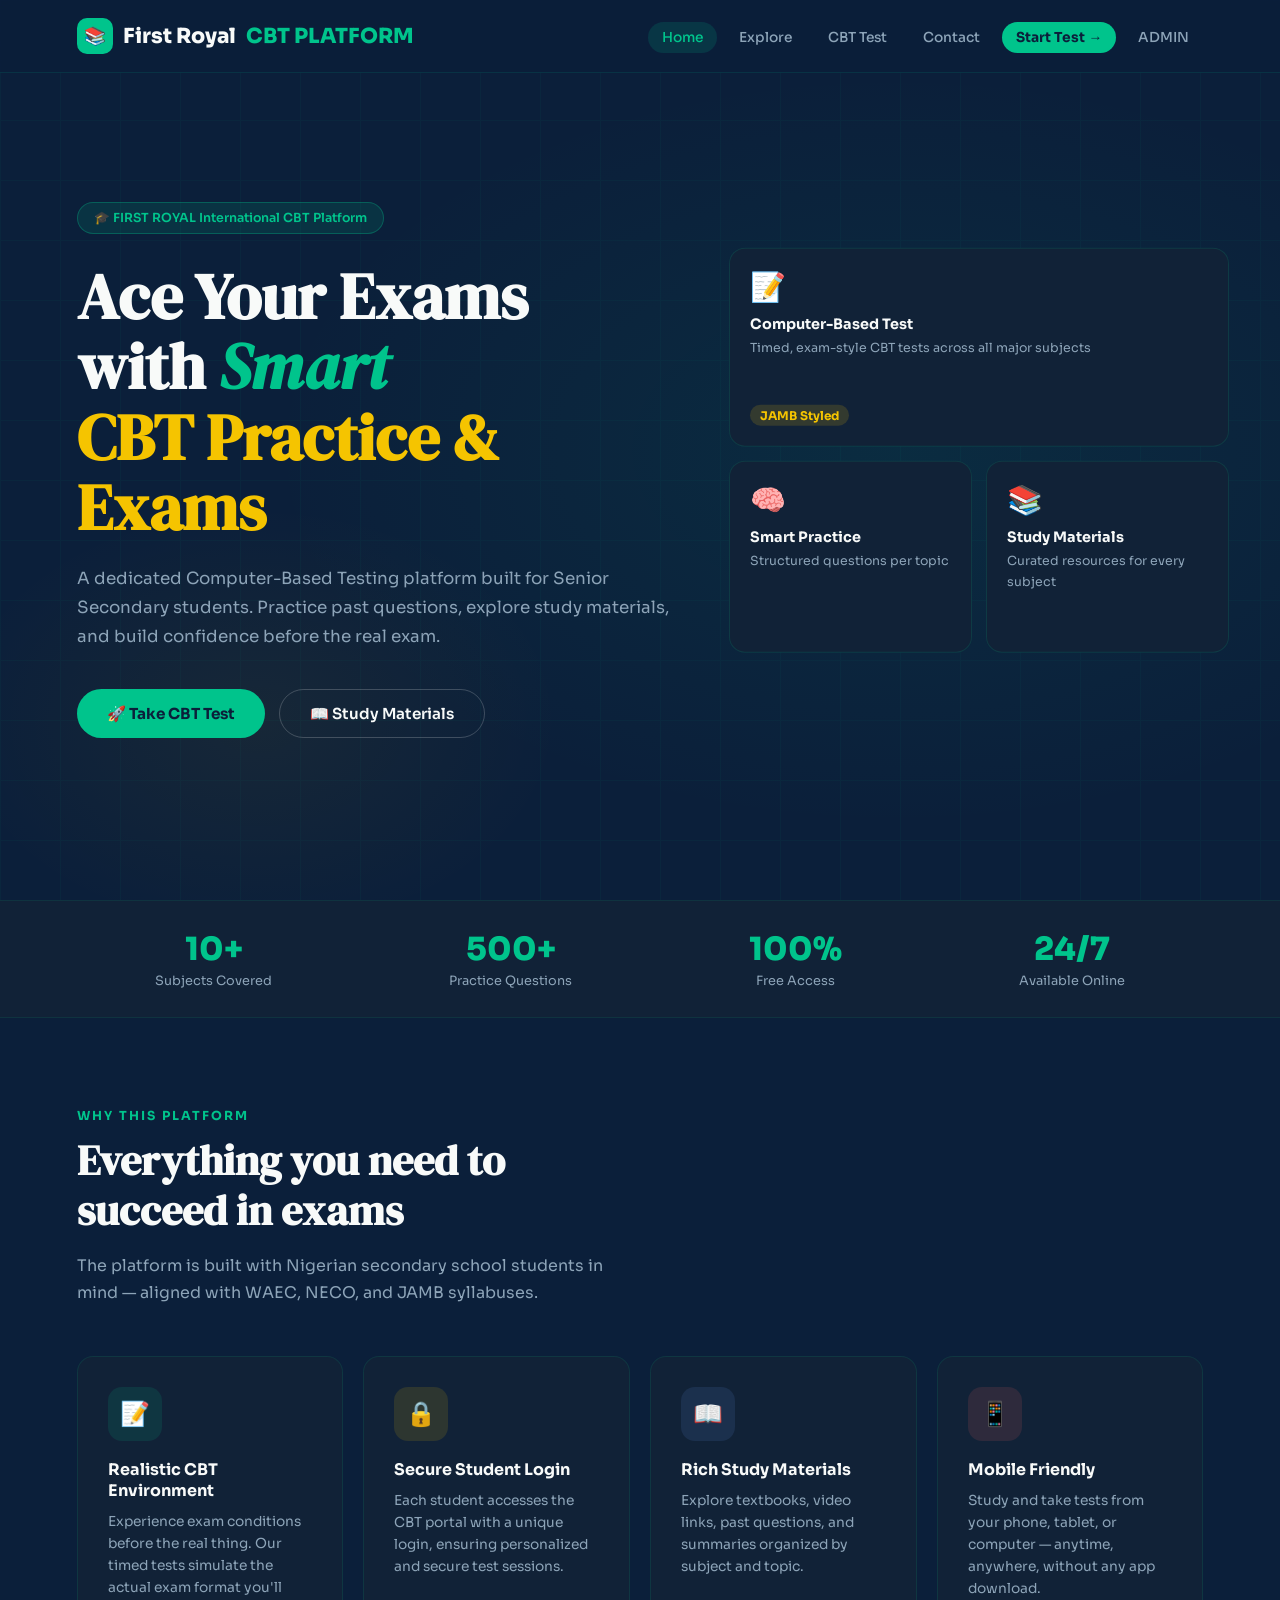
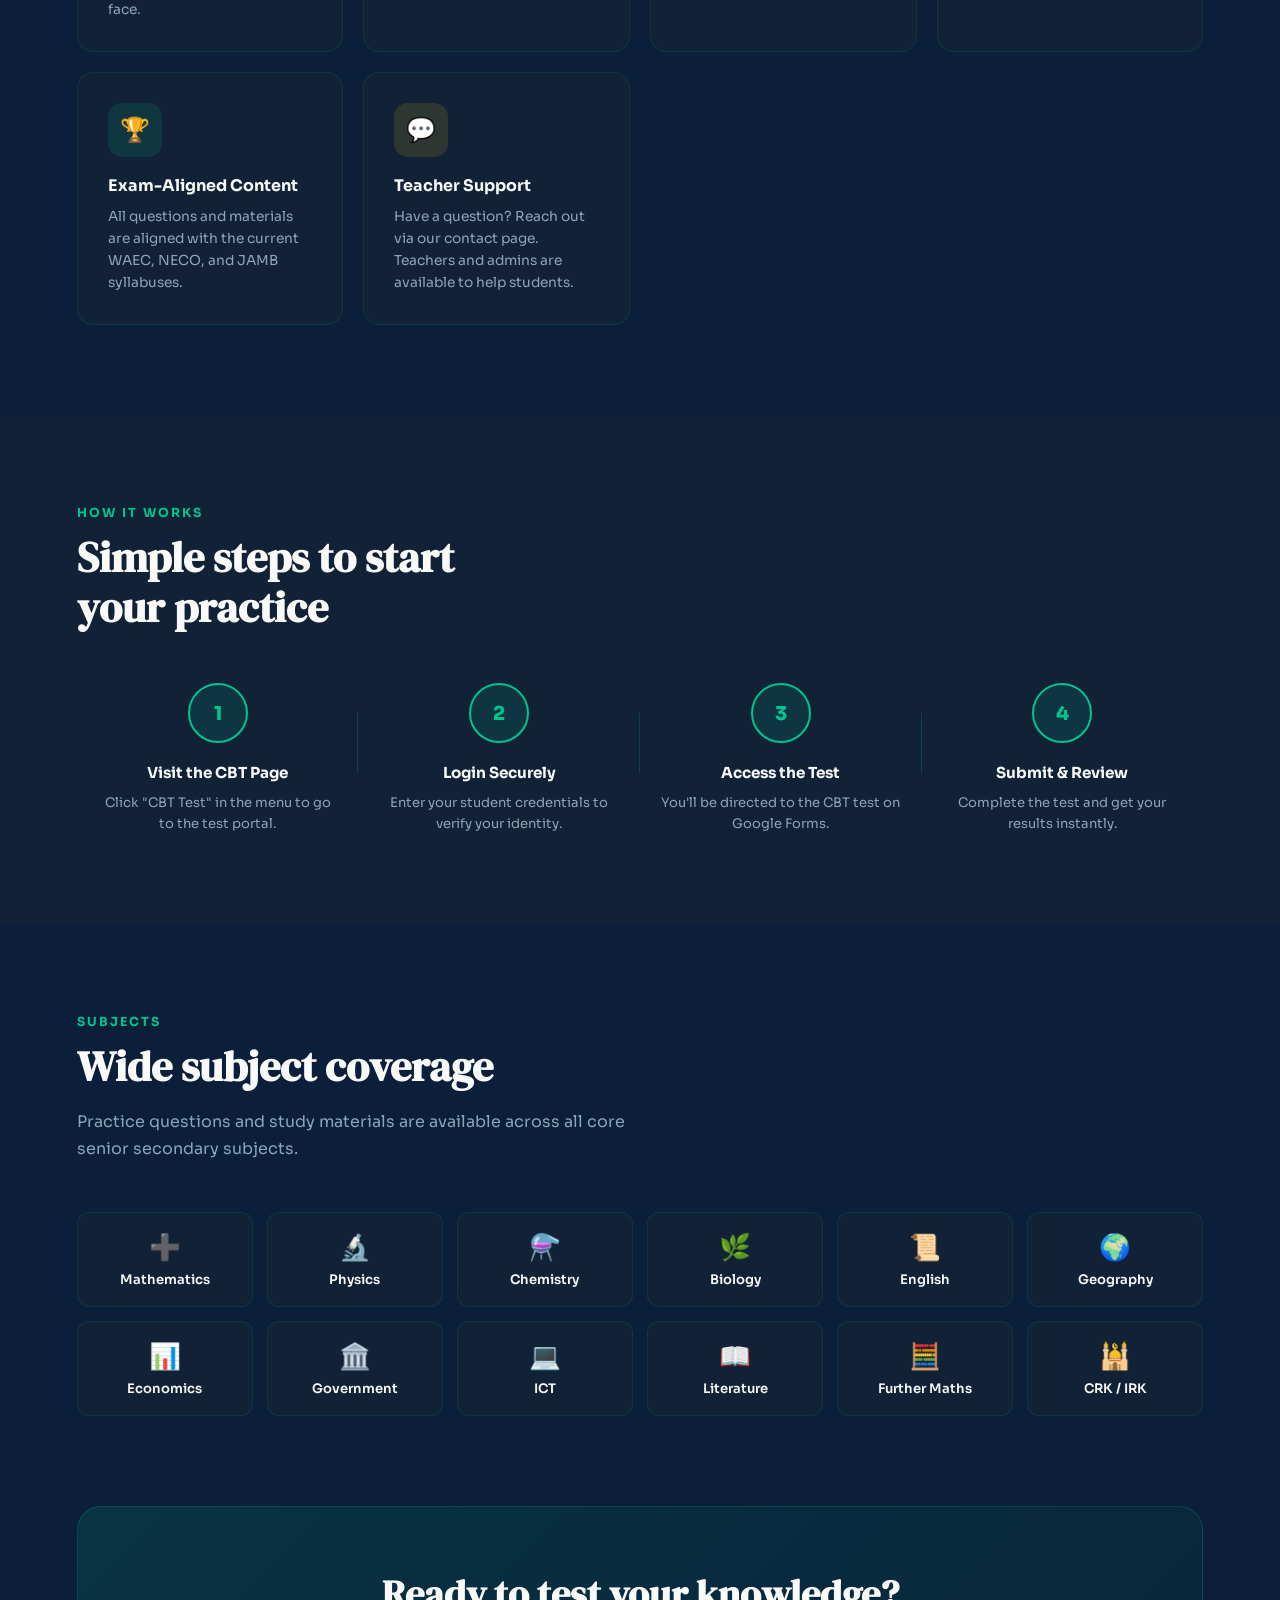
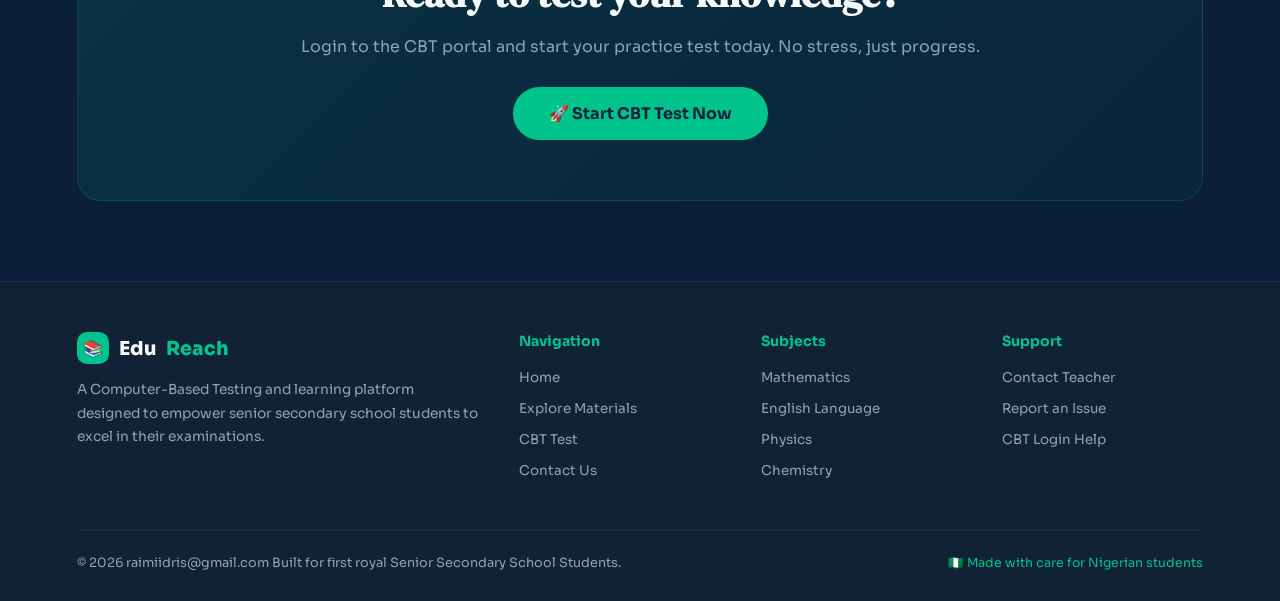
<file: index.html>
<!DOCTYPE html>
<html lang="en">
<head>
  <meta charset="UTF-8" />
  <meta name="viewport" content="width=device-width, initial-scale=1.0"/>
  <title>First Royal International School CBT Platform</title>
  <link href="https://fonts.googleapis.com/css2?family=Sora:wght@300;400;600;700;800&family=DM+Serif+Display:ital@0;1&display=swap" rel="stylesheet"/>
  <link rel="stylesheet" href="css/base.css"/>
  <link rel="stylesheet" href="css/index.css"/>
</head>
<body>

<nav>
  <a href="index.html" class="logo">
    <div class="logo-icon">📚</div>
    First Royal<span>CBT PLATFORM</span>
  </a>
  <ul id="navLinks">
    <li><a href="index.html" class="active">Home</a></li>
    <li><a href="explore.html">Explore</a></li>
    <li><a href="cbt.html">CBT Test</a></li>
    <li><a href="contact.html">Contact</a></li>
    <li><a href="cbt.html" class="nav-cta">Start Test →</a></li>
    <li><a href="admin.html">ADMIN</a></li>
  </ul>
  <div class="hamburger" onclick="toggleNav()">☰</div>
</nav>

<section class="hero">
  <div class="hero-bg"></div>
  <div class="hero-grid"></div>
  <div class="hero-content">
    <div class="hero-badge">🎓 FIRST ROYAL International CBT Platform</div>
    <h1>Ace Your Exams<br>with <em>Smart</em><br><span class="gold">CBT Practice & Exams</span></h1>
    <p>A dedicated Computer-Based Testing platform built for Senior Secondary students. Practice past questions, explore study materials, and build confidence before the real exam.</p>
    <div class="hero-btns">
      <a href="cbt.html" class="btn-primary">🚀 Take CBT Test</a>
      <a href="explore.html" class="btn-secondary">📖 Study Materials</a>
    </div>
  </div>
  <div class="hero-visual">
    <div class="hero-cards">
      <div class="hero-card">
        <div class="icon">📝</div>
        <h3>Computer-Based Test</h3>
        <p>Timed, exam-style CBT tests across all major subjects</p>
        <div class="stat-pill">JAMB Styled</div>
      </div>
      <div class="hero-card">
        <div class="icon">🧠</div>
        <h3>Smart Practice</h3>
        <p>Structured questions per topic</p>
      </div>
      <div class="hero-card">
        <div class="icon">📚</div>
        <h3>Study Materials</h3>
        <p>Curated resources for every subject</p>
      </div>
    </div>
  </div>
</section>

<div class="stats-bar">
  <div class="stat"><div class="num">10+</div><div class="label">Subjects Covered</div></div>
  <div class="stat"><div class="num">500+</div><div class="label">Practice Questions</div></div>
  <div class="stat"><div class="num">100%</div><div class="label">Free Access</div></div>
  <div class="stat"><div class="num">24/7</div><div class="label">Available Online</div></div>
</div>

<section>
  <div class="section-tag">Why This Platform</div>
  <h2 class="section-title">Everything you need to<br>succeed in exams</h2>
  <p class="section-sub">The platform is built with Nigerian secondary school students in mind — aligned with WAEC, NECO, and JAMB syllabuses.</p>
  <div class="features-grid">
    <div class="feature-card"><div class="feature-icon" style="background:rgba(0,196,140,0.12)">📝</div><h3>Realistic CBT Environment</h3><p>Experience exam conditions before the real thing. Our timed tests simulate the actual exam format you'll face.</p></div>
    <div class="feature-card"><div class="feature-icon" style="background:rgba(245,196,0,0.12)">🔒</div><h3>Secure Student Login</h3><p>Each student accesses the CBT portal with a unique login, ensuring personalized and secure test sessions.</p></div>
    <div class="feature-card"><div class="feature-icon" style="background:rgba(100,149,237,0.12)">📖</div><h3>Rich Study Materials</h3><p>Explore textbooks, video links, past questions, and summaries organized by subject and topic.</p></div>
    <div class="feature-card"><div class="feature-icon" style="background:rgba(255,100,100,0.12)">📱</div><h3>Mobile Friendly</h3><p>Study and take tests from your phone, tablet, or computer — anytime, anywhere, without any app download.</p></div>
    <div class="feature-card"><div class="feature-icon" style="background:rgba(0,196,140,0.12)">🏆</div><h3>Exam-Aligned Content</h3><p>All questions and materials are aligned with the current WAEC, NECO, and JAMB syllabuses.</p></div>
    <div class="feature-card"><div class="feature-icon" style="background:rgba(245,196,0,0.12)">💬</div><h3>Teacher Support</h3><p>Have a question? Reach out via our contact page. Teachers and admins are available to help students.</p></div>
  </div>
</section>

<section class="how-section">
  <div class="section-tag">How It Works</div>
  <h2 class="section-title">Simple steps to start<br>your practice</h2>
  <div class="steps">
    <div class="step"><div class="step-num">1</div><h3>Visit the CBT Page</h3><p>Click "CBT Test" in the menu to go to the test portal.</p></div>
    <div class="step"><div class="step-num">2</div><h3>Login Securely</h3><p>Enter your student credentials to verify your identity.</p></div>
    <div class="step"><div class="step-num">3</div><h3>Access the Test</h3><p>You'll be directed to the CBT test on Google Forms.</p></div>
    <div class="step"><div class="step-num">4</div><h3>Submit & Review</h3><p>Complete the test and get your results instantly.</p></div>
  </div>
</section>

<section>
  <div class="section-tag">Subjects</div>
  <h2 class="section-title">Wide subject coverage</h2>
  <p class="section-sub">Practice questions and study materials are available across all core senior secondary subjects.</p>
  <div class="subjects-grid">
    <div class="subject-pill"><div class="s-icon">➕</div><div class="s-name">Mathematics</div></div>
    <div class="subject-pill"><div class="s-icon">🔬</div><div class="s-name">Physics</div></div>
    <div class="subject-pill"><div class="s-icon">⚗️</div><div class="s-name">Chemistry</div></div>
    <div class="subject-pill"><div class="s-icon">🌿</div><div class="s-name">Biology</div></div>
    <div class="subject-pill"><div class="s-icon">📜</div><div class="s-name">English</div></div>
    <div class="subject-pill"><div class="s-icon">🌍</div><div class="s-name">Geography</div></div>
    <div class="subject-pill"><div class="s-icon">📊</div><div class="s-name">Economics</div></div>
    <div class="subject-pill"><div class="s-icon">🏛️</div><div class="s-name">Government</div></div>
    <div class="subject-pill"><div class="s-icon">💻</div><div class="s-name">ICT</div></div>
    <div class="subject-pill"><div class="s-icon">📖</div><div class="s-name">Literature</div></div>
    <div class="subject-pill"><div class="s-icon">🧮</div><div class="s-name">Further Maths</div></div>
    <div class="subject-pill"><div class="s-icon">🕌</div><div class="s-name">CRK / IRK</div></div>
  </div>
</section>

<div class="cta-banner">
  <h2>Ready to test your knowledge?</h2>
  <p>Login to the CBT portal and start your practice test today. No stress, just progress.</p>
  <a href="cbt.html" class="btn-primary" style="font-size:1rem;padding:16px 36px;">🚀 Start CBT Test Now</a>
</div>

<footer>
  <div class="footer-grid">
    <div class="footer-brand">
      <a href="index.html" class="logo" style="font-size:1.2rem;">
        <div class="logo-icon" style="width:32px;height:32px;font-size:1rem;">📚</div>Edu<span>Reach</span>
      </a>
      <p>A Computer-Based Testing and learning platform designed to empower senior secondary school students to excel in their examinations.</p>
    </div>
    <div class="footer-col"><h4>Navigation</h4><ul><li><a href="index.html">Home</a></li><li><a href="explore.html">Explore Materials</a></li><li><a href="cbt.html">CBT Test</a></li><li><a href="contact.html">Contact Us</a></li></ul></div>
    <div class="footer-col"><h4>Subjects</h4><ul><li><a href="explore.html">Mathematics</a></li><li><a href="explore.html">English Language</a></li><li><a href="explore.html">Physics</a></li><li><a href="explore.html">Chemistry</a></li></ul></div>
    <div class="footer-col"><h4>Support</h4><ul><li><a href="contact.html">Contact Teacher</a></li><li><a href="contact.html">Report an Issue</a></li><li><a href="cbt.html">CBT Login Help</a></li></ul></div>
  </div>
  <div class="footer-bottom">
    <p>© 2026 raimiidris@gmail.com Built for first royal Senior Secondary School Students.</p>
    <p style="color:var(--green);font-size:0.78rem;">🇳🇬 Made with care for Nigerian students</p>
  </div>
</footer>

<script src="js/shared.js"></script>
<script src="js/index.js"></script>
</body>
</html>
</file>
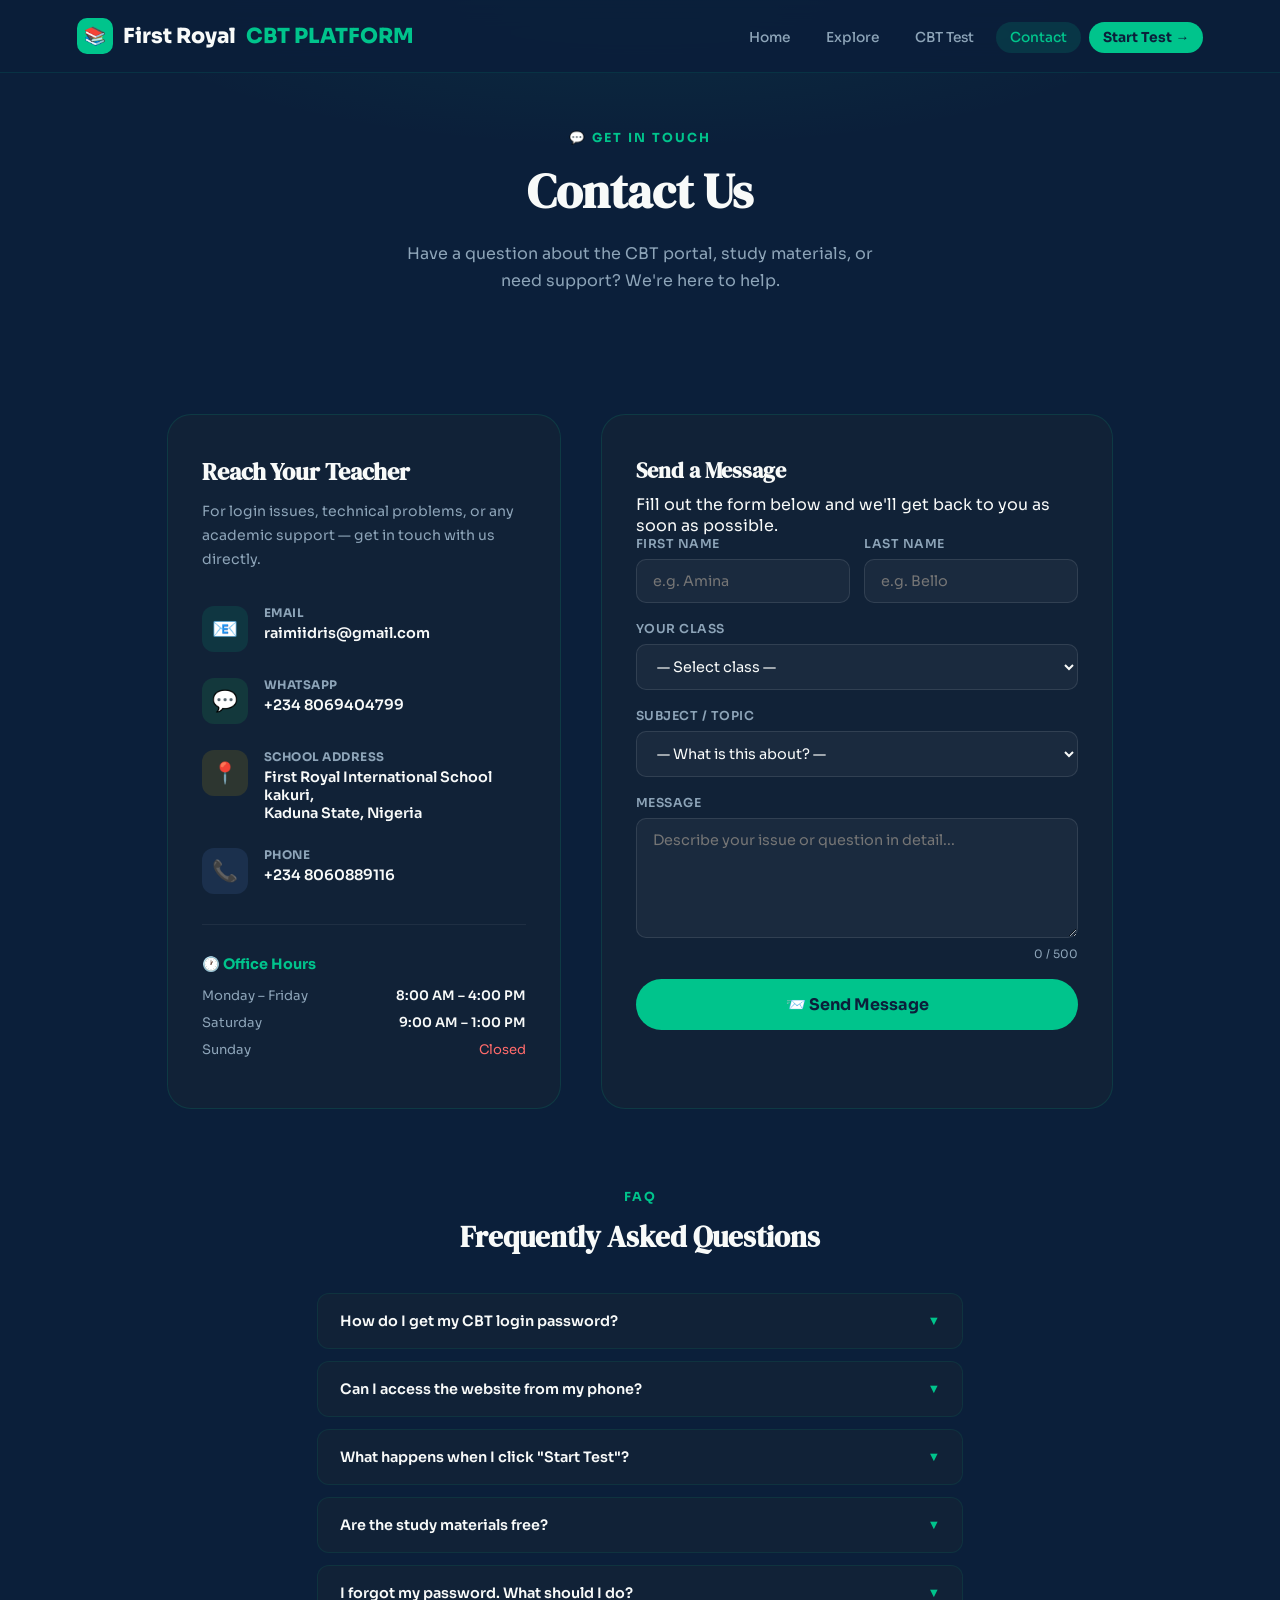
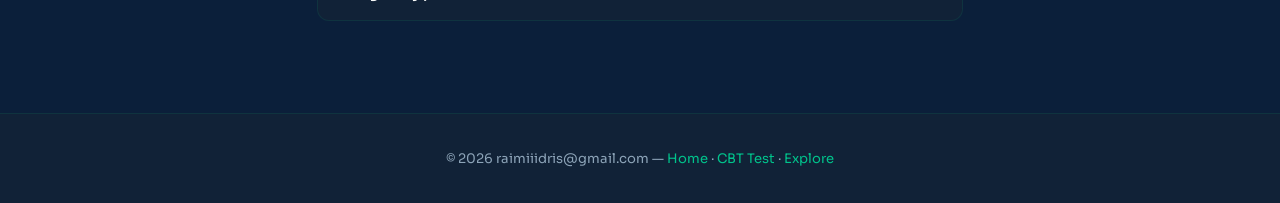
<file: contact.html>
<!DOCTYPE html>
<html lang="en">
<head>
  <meta charset="UTF-8"/>
  <meta name="viewport" content="width=device-width, initial-scale=1.0"/>
  <title>Contact Us — EduReach</title>
  <link href="https://fonts.googleapis.com/css2?family=Sora:wght@300;400;600;700;800&family=DM+Serif+Display:ital@0;1&display=swap" rel="stylesheet"/>
  <link rel="stylesheet" href="css/base.css"/>
  <link rel="stylesheet" href="css/contact.css"/>
</head>
<body>

<nav>
  <a href="index.html" class="logo">
    <div class="logo-icon">📚</div>
    First Royal<span>CBT PLATFORM</span>
  </a>
  <ul id="navLinks">
    <li><a href="index.html">Home</a></li>
    <li><a href="explore.html">Explore</a></li>
    <li><a href="cbt.html">CBT Test</a></li>
    <li><a href="contact.html" class="active">Contact</a></li>
    <li><a href="cbt.html" class="nav-cta">Start Test →</a></li>
  </ul>
  <div class="hamburger" onclick="toggleNav()">☰</div>
</nav>

<div class="page-header">
  <div class="section-tag">💬 Get In Touch</div>
  <h1>Contact Us</h1>
  <p>Have a question about the CBT portal, study materials, or need support? We're here to help.</p>
</div>

<div class="contact-layout">

  <div class="info-card">
    <h2>Reach Your Teacher</h2>
    <p>For login issues, technical problems, or any academic support — get in touch with us directly.</p>

    <div class="contact-item">
      <div class="c-icon" style="background:rgba(0,196,140,0.12)">📧</div>
      <div><div class="c-label">Email</div><div class="c-value"><a href="mailto:raimiidris@gmail.com">raimiidris@gmail.com</a></div></div>
    </div>
    <div class="contact-item">
      <div class="c-icon" style="background:rgba(37,211,102,0.12)">💬</div>
      <div><div class="c-label">WhatsApp</div><div class="c-value"><a href="https://wa.me/2348069404799" target="_blank">+234 8069404799</a></div></div>
    </div>
    <div class="contact-item">
      <div class="c-icon" style="background:rgba(245,196,0,0.12)">📍</div>
      <div><div class="c-label">School Address</div><div class="c-value">First Royal International School kakuri,<br>Kaduna State, Nigeria</div></div>
    </div>
    <div class="contact-item">
      <div class="c-icon" style="background:rgba(100,149,237,0.12)">📞</div>
      <div><div class="c-label">Phone</div><div class="c-value"><a href="tel:+2348060889116">+234 8060889116</a></div></div>
    </div>

    <hr class="divider"/>

    <div class="office-hours">
      <h3>🕐 Office Hours</h3>
      <div class="hour-row"><span class="day">Monday – Friday</span><span class="time">8:00 AM – 4:00 PM</span></div>
      <div class="hour-row"><span class="day">Saturday</span><span class="time">9:00 AM – 1:00 PM</span></div>
      <div class="hour-row"><span class="day">Sunday</span><span class="closed">Closed</span></div>
    </div>
  </div>

  <div class="form-card">
    <div id="formView">
      <h2>Send a Message</h2>
      <p>Fill out the form below and we'll get back to you as soon as possible.</p>

      <div class="form-row">
        <div class="form-group"><label>First Name</label><input type="text" id="fName" placeholder="e.g. Amina"/></div>
        <div class="form-group"><label>Last Name</label><input type="text" id="lName" placeholder="e.g. Bello"/></div>
      </div>

      <div class="form-group">
        <label>Your Class</label>
        <select id="fClass">
          <option value="">— Select class —</option>
          <option>SS1A</option><option>SS1B</option><option>SS1C</option>
          <option>SS2A</option><option>SS2B</option><option>SS2C</option>
          <option>SS3A</option><option>SS3B</option><option>SS3C</option>
          <option>Parent / Guardian</option>
          <option>Teacher / Staff</option>
        </select>
      </div>

      <div class="form-group">
        <label>Subject / Topic</label>
        <select id="fTopic">
          <option value="">— What is this about? —</option>
          <option>CBT Login Problem</option>
          <option>Forgot Password</option>
          <option>Study Material Request</option>
          <option>Technical Issue</option>
          <option>General Question</option>
          <option>Other</option>
        </select>
      </div>

      <div class="form-group">
        <label>Message</label>
        <textarea id="fMessage" placeholder="Describe your issue or question in detail..." oninput="countChars()"></textarea>
        <div class="char-count" id="charCount">0 / 500</div>
      </div>

      <div id="formError" style="color:#ff6b6b;font-size:0.82rem;margin-bottom:14px;display:none;"></div>

      <button class="btn-send" onclick="submitForm()">📨 Send Message</button>
    </div>

    <div class="success-state" id="successView">
      <div class="s-icon">✅</div>
      <h3>Message Sent!</h3>
      <p>Thank you for reaching out. Your teacher will respond within 24 hours during school days. Check your WhatsApp or email for a reply.</p>
      <button class="btn-back" onclick="resetForm()">← Send another message</button>
    </div>
  </div>

</div>

<div class="faq-section">
  <div class="section-tag" style="text-align:center">FAQ</div>
  <h2>Frequently Asked Questions</h2>

  <div class="faq-item">
    <div class="faq-q" onclick="toggleFaq(this)">How do I get my CBT login password?<span class="arrow">▼</span></div>
    <div class="faq-a">Your CBT password is to be created by you , make sure to use a set of combined alphanumerial characters that you wont forget <strong>student123</strong>.</div>
  </div>
  <div class="faq-item">
    <div class="faq-q" onclick="toggleFaq(this)">Can I access the website from my phone?<span class="arrow">▼</span></div>
    <div class="faq-a">Yes! the platform is fully mobile-friendly. You can use any smartphone, tablet, or computer with a web browser. No app download is required.</div>
  </div>
  <div class="faq-item">
    <div class="faq-q" onclick="toggleFaq(this)">What happens when I click "Start Test"?<span class="arrow">▼</span></div>
    <div class="faq-a">After logging in, clicking "Start Test" will redirect you to a Google Form containing the CBT questions. Ensure you have a stable internet connection before starting, as the test must be completed in one sitting.</div>
  </div>
  <div class="faq-item">
    <div class="faq-q" onclick="toggleFaq(this)">Are the study materials free?<span class="arrow">▼</span></div>
    <div class="faq-a">Yes, all study materials on the platform are completely free for students. Simply visit the "Explore" page and browse resources by subject.</div>
  </div>
  <div class="faq-item">
    <div class="faq-q" onclick="toggleFaq(this)">I forgot my password. What should I do?<span class="arrow">▼</span></div>
    <div class="faq-a">Use the contact form on this page, select "Forgot Password" as the topic, and your teacher will reset it for you within 24 hours.</div>
  </div>
</div>

<footer>
  <p>© 2026 raimiiidris@gmail.com — <a href="index.html">Home</a> · <a href="cbt.html">CBT Test</a> · <a href="explore.html">Explore</a></p>
</footer>

<script src="js/shared.js"></script>
<script src="js/contact.js"></script>
</body>
</html>
</file>
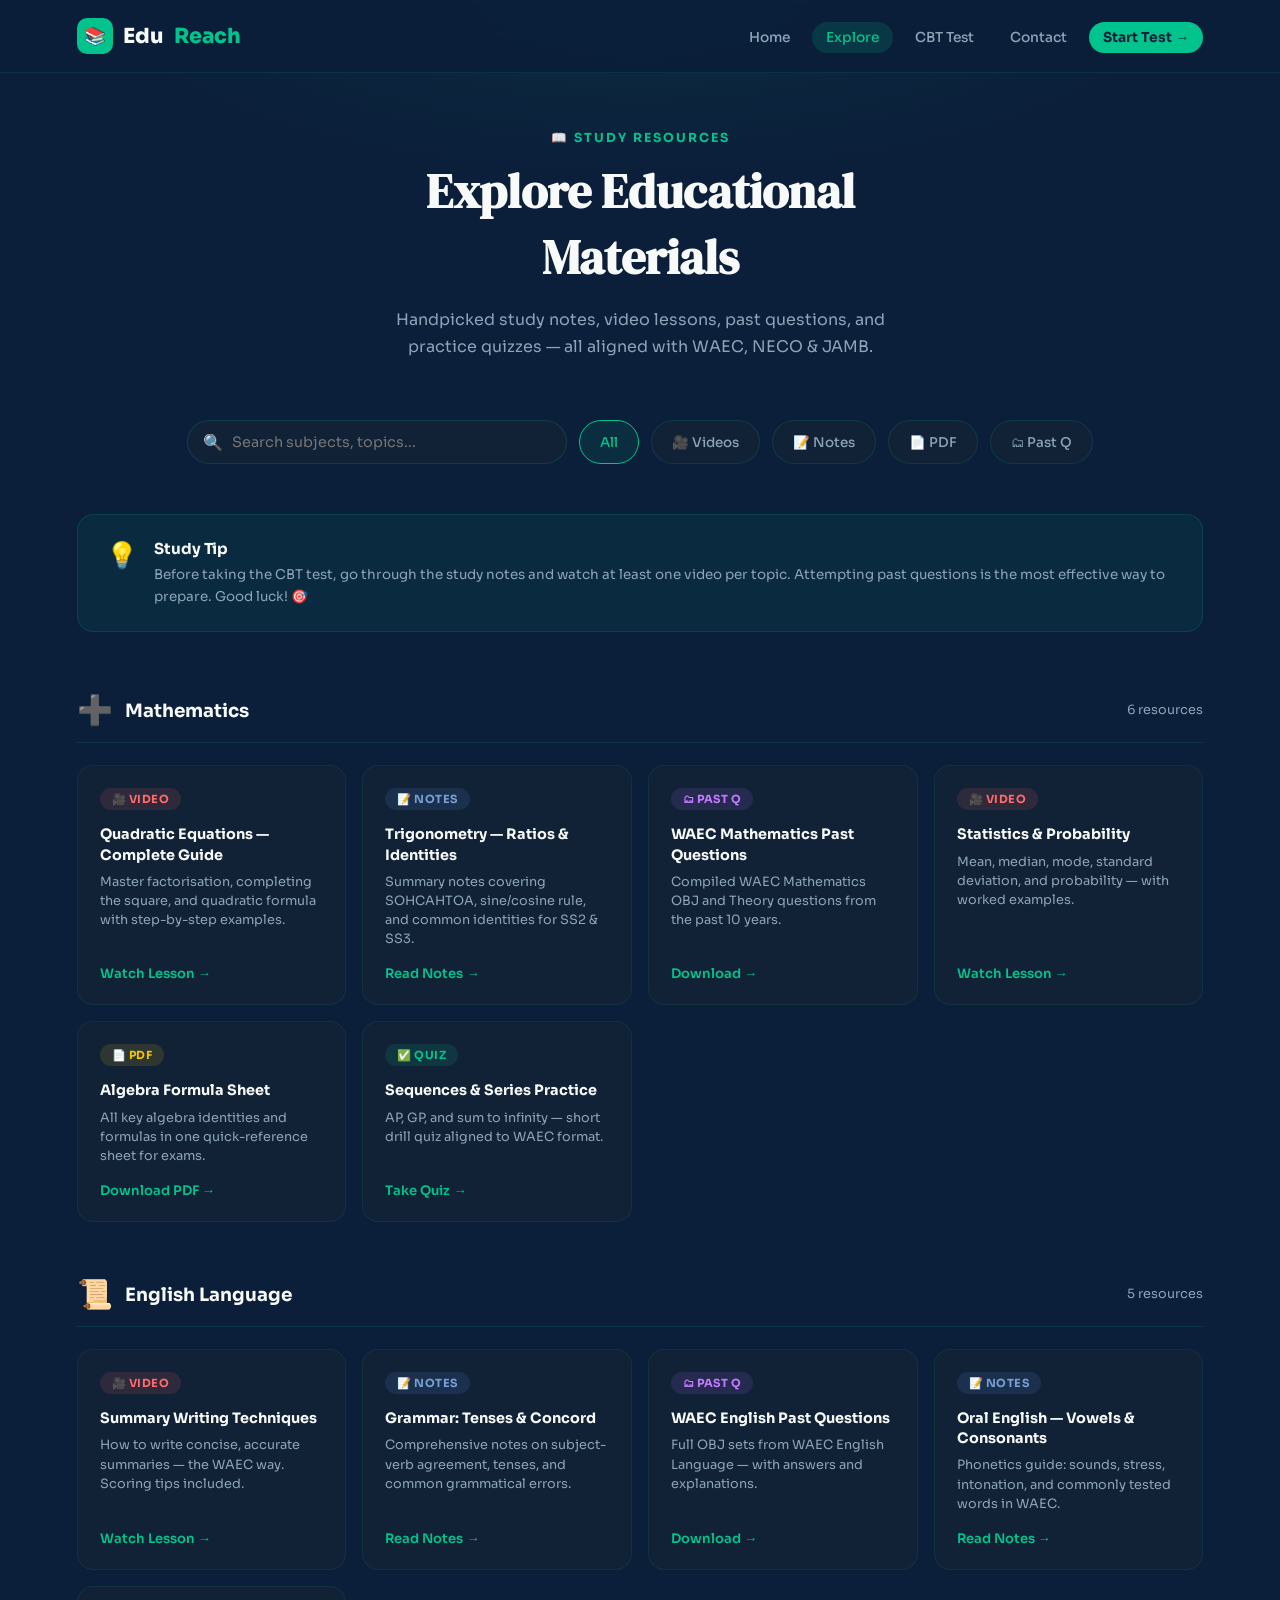
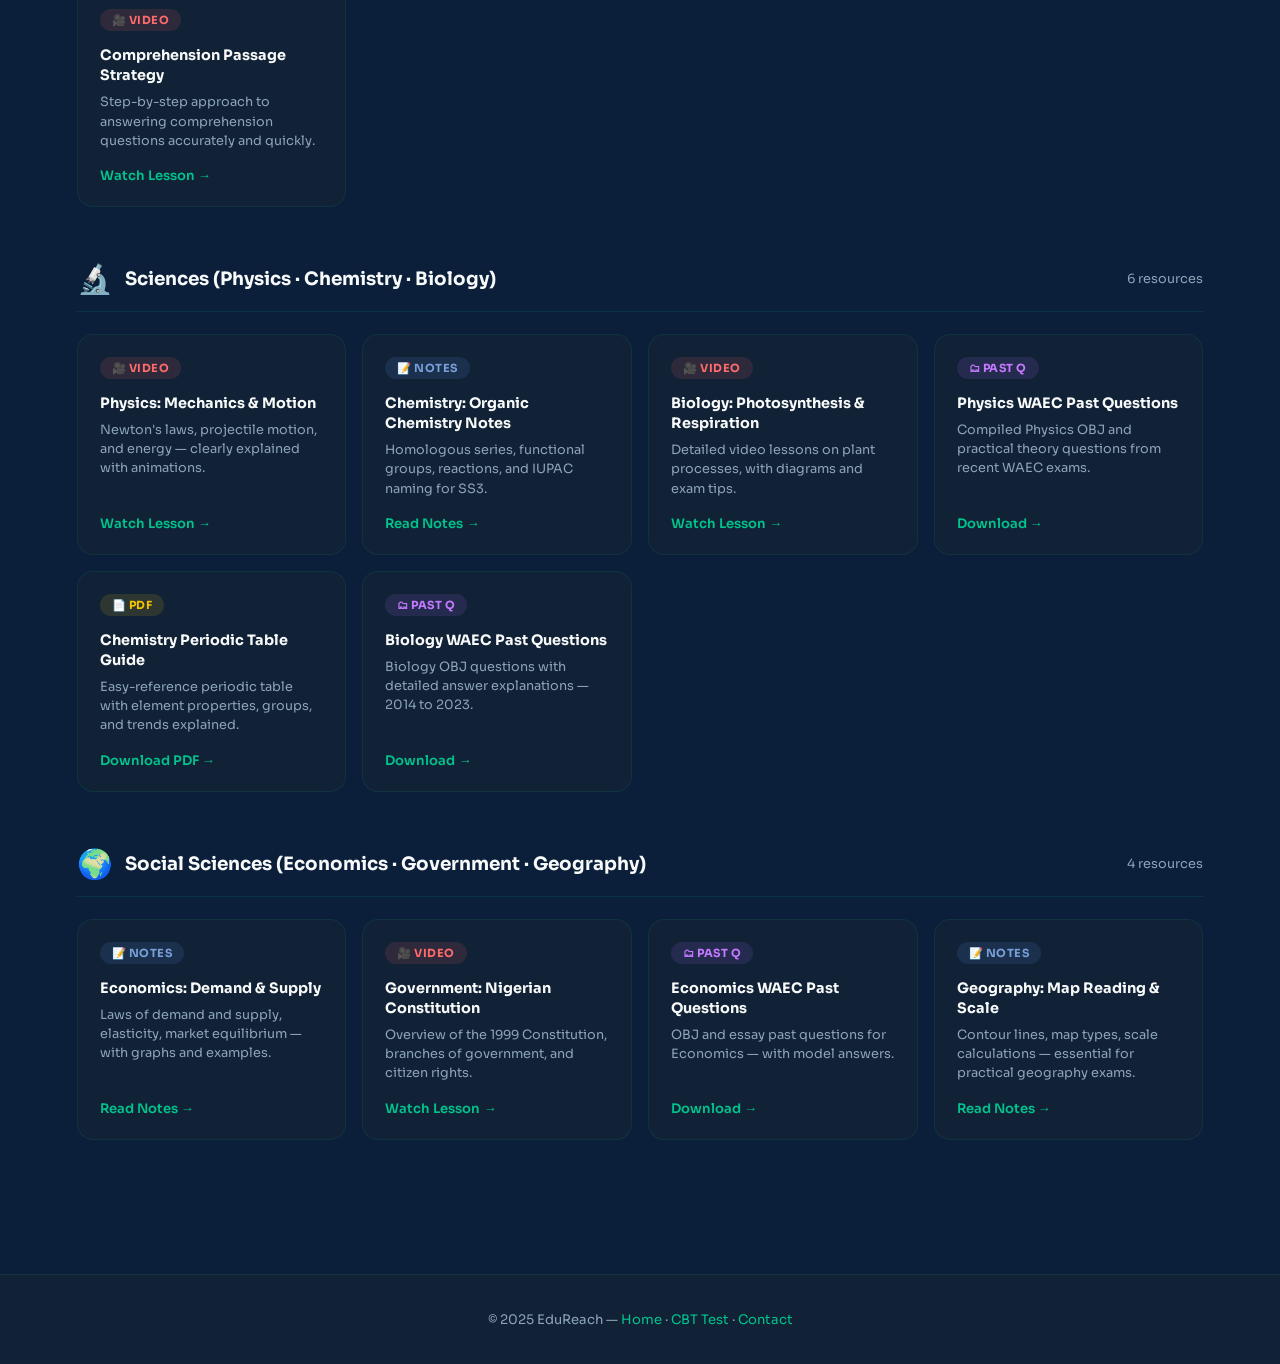
<file: explore.html>
<!DOCTYPE html>
<html lang="en">
<head>
  <meta charset="UTF-8"/>
  <meta name="viewport" content="width=device-width, initial-scale=1.0"/>
  <title>Explore Materials — EduReach</title>
  <link href="https://fonts.googleapis.com/css2?family=Sora:wght@300;400;600;700;800&family=DM+Serif+Display:ital@0;1&display=swap" rel="stylesheet"/>
  <link rel="stylesheet" href="css/base.css"/>
  <link rel="stylesheet" href="css/explore.css"/>
</head>
<body>

<nav>
  <a href="index.html" class="logo">
    <div class="logo-icon">📚</div>
    Edu<span>Reach</span>
  </a>
  <ul id="navLinks">
    <li><a href="index.html">Home</a></li>
    <li><a href="explore.html" class="active">Explore</a></li>
    <li><a href="cbt.html">CBT Test</a></li>
    <li><a href="contact.html">Contact</a></li>
    <li><a href="cbt.html" class="nav-cta">Start Test →</a></li>
  </ul>
  <div class="hamburger" onclick="toggleNav()">☰</div>
</nav>

<div class="page-header">
  <div class="section-tag">📖 Study Resources</div>
  <h1>Explore Educational<br>Materials</h1>
  <p>Handpicked study notes, video lessons, past questions, and practice quizzes — all aligned with WAEC, NECO & JAMB.</p>
</div>

<div class="controls">
  <div class="search-wrap">
    <span class="search-icon">🔍</span>
    <input type="text" id="searchInput" placeholder="Search subjects, topics..." oninput="filterMaterials()"/>
  </div>
  <button class="filter-btn active" onclick="setFilter('all', this)">All</button>
  <button class="filter-btn" onclick="setFilter('video', this)">🎥 Videos</button>
  <button class="filter-btn" onclick="setFilter('notes', this)">📝 Notes</button>
  <button class="filter-btn" onclick="setFilter('pdf', this)">📄 PDF</button>
  <button class="filter-btn" onclick="setFilter('past', this)">🗂 Past Q</button>
</div>

<div class="tip-banner">
  <div class="tip-icon">💡</div>
  <div>
    <h3>Study Tip</h3>
    <p>Before taking the CBT test, go through the study notes and watch at least one video per topic. Attempting past questions is the most effective way to prepare. Good luck! 🎯</p>
  </div>
</div>

<div class="materials-section" id="materialsSection">

  <div class="subject-block" data-subject="mathematics">
    <div class="s-heading"><span class="s-icon-big">➕</span><h2>Mathematics</h2><span class="s-count">6 resources</span></div>
    <div class="materials-row">
      <div class="material-card" data-type="video"><span class="m-type type-video">🎥 Video</span><h3>Quadratic Equations — Complete Guide</h3><p>Master factorisation, completing the square, and quadratic formula with step-by-step examples.</p><a href="https://www.youtube.com/results?search_query=quadratic+equations+SS+Nigeria" target="_blank">Watch Lesson →</a></div>
      <div class="material-card" data-type="notes"><span class="m-type type-notes">📝 Notes</span><h3>Trigonometry — Ratios & Identities</h3><p>Summary notes covering SOHCAHTOA, sine/cosine rule, and common identities for SS2 & SS3.</p><a href="https://www.google.com/search?q=trigonometry+notes+SS+WAEC" target="_blank">Read Notes →</a></div>
      <div class="material-card" data-type="past"><span class="m-type type-past">🗂 Past Q</span><h3>WAEC Mathematics Past Questions</h3><p>Compiled WAEC Mathematics OBJ and Theory questions from the past 10 years.</p><a href="https://www.google.com/search?q=WAEC+Mathematics+past+questions+PDF" target="_blank">Download →</a></div>
      <div class="material-card" data-type="video"><span class="m-type type-video">🎥 Video</span><h3>Statistics & Probability</h3><p>Mean, median, mode, standard deviation, and probability — with worked examples.</p><a href="https://www.youtube.com/results?search_query=statistics+probability+WAEC+maths" target="_blank">Watch Lesson →</a></div>
      <div class="material-card" data-type="pdf"><span class="m-type type-pdf">📄 PDF</span><h3>Algebra Formula Sheet</h3><p>All key algebra identities and formulas in one quick-reference sheet for exams.</p><a href="https://www.google.com/search?q=algebra+formula+sheet+PDF+SS" target="_blank">Download PDF →</a></div>
      <div class="material-card" data-type="quiz"><span class="m-type type-quiz">✅ Quiz</span><h3>Sequences & Series Practice</h3><p>AP, GP, and sum to infinity — short drill quiz aligned to WAEC format.</p><a href="cbt.html">Take Quiz →</a></div>
    </div>
  </div>

  <div class="subject-block" data-subject="english">
    <div class="s-heading"><span class="s-icon-big">📜</span><h2>English Language</h2><span class="s-count">5 resources</span></div>
    <div class="materials-row">
      <div class="material-card" data-type="video"><span class="m-type type-video">🎥 Video</span><h3>Summary Writing Techniques</h3><p>How to write concise, accurate summaries — the WAEC way. Scoring tips included.</p><a href="https://www.youtube.com/results?search_query=English+summary+writing+WAEC" target="_blank">Watch Lesson →</a></div>
      <div class="material-card" data-type="notes"><span class="m-type type-notes">📝 Notes</span><h3>Grammar: Tenses & Concord</h3><p>Comprehensive notes on subject-verb agreement, tenses, and common grammatical errors.</p><a href="https://www.google.com/search?q=English+grammar+tenses+concord+SS+notes" target="_blank">Read Notes →</a></div>
      <div class="material-card" data-type="past"><span class="m-type type-past">🗂 Past Q</span><h3>WAEC English Past Questions</h3><p>Full OBJ sets from WAEC English Language — with answers and explanations.</p><a href="https://www.google.com/search?q=WAEC+English+Language+past+questions+PDF" target="_blank">Download →</a></div>
      <div class="material-card" data-type="notes"><span class="m-type type-notes">📝 Notes</span><h3>Oral English — Vowels & Consonants</h3><p>Phonetics guide: sounds, stress, intonation, and commonly tested words in WAEC.</p><a href="https://www.google.com/search?q=oral+English+phonetics+WAEC+notes" target="_blank">Read Notes →</a></div>
      <div class="material-card" data-type="video"><span class="m-type type-video">🎥 Video</span><h3>Comprehension Passage Strategy</h3><p>Step-by-step approach to answering comprehension questions accurately and quickly.</p><a href="https://www.youtube.com/results?search_query=English+comprehension+WAEC+strategy" target="_blank">Watch Lesson →</a></div>
    </div>
  </div>

  <div class="subject-block" data-subject="science physics chemistry biology">
    <div class="s-heading"><span class="s-icon-big">🔬</span><h2>Sciences (Physics · Chemistry · Biology)</h2><span class="s-count">6 resources</span></div>
    <div class="materials-row">
      <div class="material-card" data-type="video"><span class="m-type type-video">🎥 Video</span><h3>Physics: Mechanics & Motion</h3><p>Newton's laws, projectile motion, and energy — clearly explained with animations.</p><a href="https://www.youtube.com/results?search_query=Physics+mechanics+motion+WAEC+Nigeria" target="_blank">Watch Lesson →</a></div>
      <div class="material-card" data-type="notes"><span class="m-type type-notes">📝 Notes</span><h3>Chemistry: Organic Chemistry Notes</h3><p>Homologous series, functional groups, reactions, and IUPAC naming for SS3.</p><a href="https://www.google.com/search?q=organic+chemistry+SS3+WAEC+notes" target="_blank">Read Notes →</a></div>
      <div class="material-card" data-type="video"><span class="m-type type-video">🎥 Video</span><h3>Biology: Photosynthesis & Respiration</h3><p>Detailed video lessons on plant processes, with diagrams and exam tips.</p><a href="https://www.youtube.com/results?search_query=Biology+photosynthesis+respiration+WAEC" target="_blank">Watch Lesson →</a></div>
      <div class="material-card" data-type="past"><span class="m-type type-past">🗂 Past Q</span><h3>Physics WAEC Past Questions</h3><p>Compiled Physics OBJ and practical theory questions from recent WAEC exams.</p><a href="https://www.google.com/search?q=WAEC+Physics+past+questions+PDF" target="_blank">Download →</a></div>
      <div class="material-card" data-type="pdf"><span class="m-type type-pdf">📄 PDF</span><h3>Chemistry Periodic Table Guide</h3><p>Easy-reference periodic table with element properties, groups, and trends explained.</p><a href="https://www.google.com/search?q=periodic+table+SS+chemistry+PDF" target="_blank">Download PDF →</a></div>
      <div class="material-card" data-type="past"><span class="m-type type-past">🗂 Past Q</span><h3>Biology WAEC Past Questions</h3><p>Biology OBJ questions with detailed answer explanations — 2014 to 2023.</p><a href="https://www.google.com/search?q=WAEC+Biology+past+questions+PDF" target="_blank">Download →</a></div>
    </div>
  </div>

  <div class="subject-block" data-subject="economics government geography social science">
    <div class="s-heading"><span class="s-icon-big">🌍</span><h2>Social Sciences (Economics · Government · Geography)</h2><span class="s-count">4 resources</span></div>
    <div class="materials-row">
      <div class="material-card" data-type="notes"><span class="m-type type-notes">📝 Notes</span><h3>Economics: Demand & Supply</h3><p>Laws of demand and supply, elasticity, market equilibrium — with graphs and examples.</p><a href="https://www.google.com/search?q=Economics+demand+supply+SS+notes+WAEC" target="_blank">Read Notes →</a></div>
      <div class="material-card" data-type="video"><span class="m-type type-video">🎥 Video</span><h3>Government: Nigerian Constitution</h3><p>Overview of the 1999 Constitution, branches of government, and citizen rights.</p><a href="https://www.youtube.com/results?search_query=Nigerian+constitution+government+SS" target="_blank">Watch Lesson →</a></div>
      <div class="material-card" data-type="past"><span class="m-type type-past">🗂 Past Q</span><h3>Economics WAEC Past Questions</h3><p>OBJ and essay past questions for Economics — with model answers.</p><a href="https://www.google.com/search?q=WAEC+Economics+past+questions+PDF" target="_blank">Download →</a></div>
      <div class="material-card" data-type="notes"><span class="m-type type-notes">📝 Notes</span><h3>Geography: Map Reading & Scale</h3><p>Contour lines, map types, scale calculations — essential for practical geography exams.</p><a href="https://www.google.com/search?q=Geography+map+reading+SS+WAEC+notes" target="_blank">Read Notes →</a></div>
    </div>
  </div>

  <div class="no-results" id="noResults">
    <div class="nr-icon">🔍</div>
    <p>No materials found. Try a different search term or filter.</p>
  </div>
</div>

<footer>
  <p>© 2025 EduReach — <a href="index.html">Home</a> · <a href="cbt.html">CBT Test</a> · <a href="contact.html">Contact</a></p>
</footer>

<script src="js/shared.js"></script>
<script src="js/explore.js"></script>
</body>
</html>
</file>
<file: css/base.css>
/* ── EduReach — Shared Base Styles ── */

:root {
  --green: #00c48c;
  --green-dark: #009e70;
  --navy: #0b1f3a;
  --navy-mid: #112237;
  --gold: #f5c400;
  --white: #f8faf9;
  --card-bg: #112237;
  --text-muted: #8da4b8;
  --red: #ff5c5c;
  --radius: 16px;
}

* { margin: 0; padding: 0; box-sizing: border-box; }

body {
  font-family: 'Sora', sans-serif;
  background: var(--navy);
  color: var(--white);
  overflow-x: hidden;
}

/* ── NAV ── */
nav {
  position: fixed; top: 0; left: 0; right: 0; z-index: 100;
  display: flex; align-items: center; justify-content: space-between;
  padding: 18px 6%;
  background: rgba(11,31,58,0.9);
  backdrop-filter: blur(14px);
  border-bottom: 1px solid rgba(0,196,140,0.12);
}

.logo {
  display: flex; align-items: center; gap: 10px;
  font-size: 1.3rem; font-weight: 800; color: var(--white);
  text-decoration: none;
}

.logo span { color: var(--green); }

.logo-icon {
  width: 36px; height: 36px;
  background: var(--green); border-radius: 10px;
  display: flex; align-items: center; justify-content: center;
  font-size: 1.1rem;
}

nav ul { display: flex; gap: 8px; list-style: none; }

nav ul a {
  text-decoration: none;
  color: var(--text-muted);
  font-size: 0.86rem; font-weight: 500;
  padding: 7px 14px; border-radius: 30px;
  transition: all 0.25s;
}

nav ul a:hover,
nav ul a.active {
  color: var(--white);
  background: rgba(0,196,140,0.15);
}

nav ul a.active { color: var(--green); }

.nav-cta {
  background: var(--green) !important;
  color: var(--navy) !important;
  font-weight: 700 !important;
}

.nav-cta:hover { background: var(--green-dark) !important; }

.hamburger { display: none; cursor: pointer; font-size: 1.4rem; color: var(--white); }

/* ── BUTTONS ── */
.btn-primary {
  background: var(--green); color: var(--navy);
  padding: 14px 30px; border-radius: 50px;
  font-weight: 700; font-size: 0.95rem;
  text-decoration: none; border: none; cursor: pointer;
  transition: transform 0.2s, box-shadow 0.2s;
  display: inline-flex; align-items: center; gap: 8px;
  font-family: 'Sora', sans-serif;
}

.btn-primary:hover {
  transform: translateY(-2px);
  box-shadow: 0 8px 24px rgba(0,196,140,0.35);
}

.btn-secondary {
  background: transparent; color: var(--white);
  padding: 14px 30px; border-radius: 50px;
  font-weight: 600; font-size: 0.95rem;
  text-decoration: none;
  border: 1.5px solid rgba(255,255,255,0.2);
  transition: border-color 0.2s, background 0.2s;
  display: inline-flex; align-items: center; gap: 8px;
}

.btn-secondary:hover {
  border-color: var(--green);
  background: rgba(0,196,140,0.08);
}

/* ── SECTION SHARED ── */
.section-tag {
  color: var(--green); font-size: 0.78rem; font-weight: 700;
  letter-spacing: 2px; text-transform: uppercase; margin-bottom: 12px;
}

.section-title {
  font-family: 'DM Serif Display', serif;
  font-size: clamp(1.8rem, 3.5vw, 2.6rem);
  line-height: 1.2; margin-bottom: 16px;
}

.section-sub {
  color: var(--text-muted); font-size: 1rem;
  max-width: 560px; line-height: 1.7;
}

/* ── PAGE HEADER (explore + contact) ── */
.page-header {
  padding: 130px 6% 60px;
  background: radial-gradient(ellipse 60% 60% at 50% 0%, rgba(0,196,140,0.08) 0%, transparent 70%);
  text-align: center;
}

.page-header h1 {
  font-family: 'DM Serif Display', serif;
  font-size: clamp(2rem, 4vw, 3rem); margin-bottom: 16px;
}

.page-header p {
  color: var(--text-muted); font-size: 1rem;
  max-width: 500px; margin: 0 auto; line-height: 1.7;
}

/* ── FOOTER ── */
footer {
  background: var(--card-bg);
  border-top: 1px solid rgba(0,196,140,0.1);
  padding: 50px 6% 30px;
}

.footer-grid {
  display: grid;
  grid-template-columns: 2fr 1fr 1fr 1fr;
  gap: 40px; margin-bottom: 40px;
}

.footer-brand p {
  color: var(--text-muted); font-size: 0.86rem;
  line-height: 1.7; margin-top: 14px;
}

.footer-col h4 {
  font-size: 0.88rem; font-weight: 700;
  margin-bottom: 16px; color: var(--green);
}

.footer-col ul { list-style: none; }
.footer-col ul li { margin-bottom: 10px; }
.footer-col ul a {
  color: var(--text-muted); text-decoration: none;
  font-size: 0.84rem; transition: color 0.2s;
}
.footer-col ul a:hover { color: var(--white); }

.footer-bottom {
  border-top: 1px solid rgba(255,255,255,0.06);
  padding-top: 24px;
  display: flex; justify-content: space-between;
  align-items: center; flex-wrap: wrap; gap: 10px;
}

.footer-bottom p { color: var(--text-muted); font-size: 0.8rem; }

/* ── ANIMATIONS ── */
@keyframes fadeUp {
  from { opacity: 0; transform: translateY(24px); }
  to   { opacity: 1; transform: translateY(0); }
}

@keyframes floatIn {
  from { opacity: 0; transform: translateY(-40%) scale(0.95); }
  to   { opacity: 1; transform: translateY(-50%) scale(1); }
}

@keyframes popIn {
  from { opacity: 0; transform: scale(0.94) translateY(20px); }
  to   { opacity: 1; transform: scale(1) translateY(0); }
}

/* ── RESPONSIVE ── */
@media (max-width: 900px) {
  .footer-grid { grid-template-columns: 1fr 1fr; }
  nav ul { display: none; }
  .hamburger { display: block; }
}

@media (max-width: 600px) {
  .footer-grid { grid-template-columns: 1fr; }
}
</file>
<file: css/index.css>
/* ── index.css — Homepage styles ── */

/* HERO */
.hero {
  min-height: 100vh;
  display: flex; align-items: center;
  padding: 120px 6% 80px;
  position: relative; overflow: hidden;
}

.hero-bg {
  position: absolute; inset: 0;
  background:
    radial-gradient(ellipse 70% 60% at 70% 50%, rgba(0,196,140,0.08) 0%, transparent 70%),
    radial-gradient(ellipse 40% 40% at 20% 80%, rgba(245,196,0,0.05) 0%, transparent 60%);
}

.hero-grid {
  position: absolute; inset: 0; opacity: 0.04;
  background-image:
    linear-gradient(var(--green) 1px, transparent 1px),
    linear-gradient(90deg, var(--green) 1px, transparent 1px);
  background-size: 60px 60px;
}

.hero-content { max-width: 600px; position: relative; z-index: 2; }

.hero-badge {
  display: inline-flex; align-items: center; gap: 8px;
  background: rgba(0,196,140,0.12);
  border: 1px solid rgba(0,196,140,0.3);
  color: var(--green);
  font-size: 0.78rem; font-weight: 600;
  padding: 7px 16px; border-radius: 30px;
  margin-bottom: 28px;
  animation: fadeUp 0.6s ease both;
}

.hero h1 {
  font-family: 'DM Serif Display', serif;
  font-size: clamp(2.6rem, 5vw, 4rem);
  line-height: 1.1; margin-bottom: 22px;
  animation: fadeUp 0.6s 0.1s ease both;
}

.hero h1 em  { color: var(--green); font-style: italic; }
.hero h1 .gold { color: var(--gold); font-style: normal; }

.hero p {
  font-size: 1.05rem; color: var(--text-muted);
  line-height: 1.7; margin-bottom: 38px;
  animation: fadeUp 0.6s 0.2s ease both;
}

.hero-btns {
  display: flex; gap: 14px; flex-wrap: wrap;
  animation: fadeUp 0.6s 0.3s ease both;
}

.hero-visual {
  position: absolute; right: 4%; top: 50%; transform: translateY(-50%);
  width: clamp(280px, 40vw, 500px); z-index: 2;
  animation: floatIn 0.8s 0.3s ease both;
}

.hero-cards { display: grid; grid-template-columns: 1fr 1fr; gap: 14px; }

.hero-card {
  background: var(--card-bg);
  border: 1px solid rgba(0,196,140,0.15);
  border-radius: var(--radius); padding: 20px;
  transition: transform 0.3s;
}

.hero-card:hover { transform: translateY(-4px); }
.hero-card:first-child { grid-column: span 2; }
.hero-card .icon { font-size: 1.8rem; margin-bottom: 10px; }
.hero-card h3 { font-size: 0.9rem; font-weight: 700; margin-bottom: 5px; }
.hero-card p  { font-size: 0.78rem; color: var(--text-muted); }

.stat-pill {
  display: inline-block;
  background: rgba(245,196,0,0.15); color: var(--gold);
  border-radius: 20px; font-size: 0.75rem; font-weight: 700;
  padding: 3px 10px; margin-top: 8px;
}

/* STATS BAR */
.stats-bar {
  background: var(--card-bg);
  border-top: 1px solid rgba(0,196,140,0.1);
  border-bottom: 1px solid rgba(0,196,140,0.1);
  padding: 28px 6%;
  display: flex; justify-content: space-around; flex-wrap: wrap; gap: 20px;
}

.stat { text-align: center; }
.stat .num   { font-size: 2rem; font-weight: 800; color: var(--green); }
.stat .label { font-size: 0.8rem; color: var(--text-muted); margin-top: 4px; }

/* SECTIONS */
section { padding: 90px 6%; }

/* FEATURES */
.features-grid {
  display: grid;
  grid-template-columns: repeat(auto-fit, minmax(260px, 1fr));
  gap: 20px; margin-top: 50px;
}

.feature-card {
  background: var(--card-bg);
  border: 1px solid rgba(0,196,140,0.12);
  border-radius: var(--radius); padding: 30px;
  transition: transform 0.3s, border-color 0.3s;
  cursor: default;
}

.feature-card:hover {
  transform: translateY(-6px);
  border-color: rgba(0,196,140,0.4);
}

.feature-icon {
  width: 54px; height: 54px; border-radius: 14px;
  display: flex; align-items: center; justify-content: center;
  font-size: 1.5rem; margin-bottom: 18px;
}

.feature-card h3 { font-size: 1rem; font-weight: 700; margin-bottom: 10px; }
.feature-card p  { font-size: 0.86rem; color: var(--text-muted); line-height: 1.6; }

/* HOW IT WORKS */
.how-section { background: var(--navy-mid); }

.steps {
  display: flex; gap: 0; margin-top: 50px;
  position: relative; flex-wrap: wrap;
}

.step {
  flex: 1; min-width: 200px;
  text-align: center; padding: 0 20px; position: relative;
}

.step:not(:last-child)::after {
  content: '';
  position: absolute; right: 0; top: 30px;
  width: 1px; height: 60px;
  background: rgba(0,196,140,0.2);
}

.step-num {
  width: 60px; height: 60px;
  background: rgba(0,196,140,0.12);
  border: 2px solid var(--green); border-radius: 50%;
  display: flex; align-items: center; justify-content: center;
  font-size: 1.2rem; font-weight: 800; color: var(--green);
  margin: 0 auto 20px;
}

.step h3 { font-size: 0.95rem; font-weight: 700; margin-bottom: 10px; }
.step p  { font-size: 0.82rem; color: var(--text-muted); line-height: 1.6; }

/* SUBJECTS */
.subjects-grid {
  display: grid;
  grid-template-columns: repeat(auto-fill, minmax(150px, 1fr));
  gap: 14px; margin-top: 50px;
}

.subject-pill {
  background: var(--card-bg);
  border: 1px solid rgba(0,196,140,0.12);
  border-radius: 12px; padding: 18px 14px;
  text-align: center; transition: all 0.25s; cursor: default;
}

.subject-pill:hover {
  background: rgba(0,196,140,0.1);
  border-color: var(--green); transform: scale(1.04);
}

.subject-pill .s-icon { font-size: 1.6rem; margin-bottom: 8px; }
.subject-pill .s-name { font-size: 0.82rem; font-weight: 600; }

/* CTA BANNER */
.cta-banner {
  background: linear-gradient(135deg, rgba(0,196,140,0.12) 0%, rgba(0,100,60,0.08) 100%);
  border: 1px solid rgba(0,196,140,0.2);
  border-radius: 24px; padding: 60px 50px;
  text-align: center; margin: 0 6% 80px;
}

.cta-banner h2 {
  font-family: 'DM Serif Display', serif;
  font-size: clamp(1.8rem, 3vw, 2.4rem); margin-bottom: 16px;
}

.cta-banner p { color: var(--text-muted); margin-bottom: 30px; font-size: 1rem; }

/* RESPONSIVE */
@media (max-width: 900px) {
  .hero-visual { display: none; }
}

@media (max-width: 600px) {
  .cta-banner  { padding: 40px 24px; }
  .steps       { flex-direction: column; }
  .step::after { display: none; }
}
</file>
<file: css/contact.css>
/* ── contact.css — Contact page styles ── */

/* LAYOUT */
.contact-layout {
  display: grid;
  grid-template-columns: 1fr 1.3fr;
  gap: 40px;
  padding: 60px 6% 80px;
  max-width: 1100px; margin: 0 auto;
}

/* INFO CARD */
.info-card {
  background: var(--card-bg);
  border: 1px solid rgba(0,196,140,0.15);
  border-radius: 24px; padding: 40px 34px;
}

.info-card h2 {
  font-family: 'DM Serif Display', serif;
  font-size: 1.5rem; margin-bottom: 12px;
}

.info-card > p {
  color: var(--text-muted); font-size: 0.88rem;
  line-height: 1.7; margin-bottom: 34px;
}

.contact-item {
  display: flex; align-items: flex-start; gap: 16px; margin-bottom: 26px;
}

.c-icon {
  width: 46px; height: 46px; flex-shrink: 0; border-radius: 12px;
  display: flex; align-items: center; justify-content: center; font-size: 1.3rem;
}

.c-label {
  font-size: 0.74rem; font-weight: 700; text-transform: uppercase;
  letter-spacing: 0.5px; color: var(--text-muted); margin-bottom: 4px;
}

.c-value { font-size: 0.9rem; font-weight: 600; }
.c-value a { color: var(--white); text-decoration: none; }
.c-value a:hover { color: var(--green); }

.divider { border: none; border-top: 1px solid rgba(255,255,255,0.06); margin: 30px 0; }

.office-hours h3 { font-size: 0.9rem; font-weight: 700; margin-bottom: 14px; color: var(--green); }

.hour-row {
  display: flex; justify-content: space-between;
  font-size: 0.82rem; margin-bottom: 10px;
}

.hour-row .day    { color: var(--text-muted); }
.hour-row .time   { font-weight: 600; }
.hour-row .closed { color: #ff6b6b; }

/* FORM CARD */
.form-card {
  background: var(--card-bg);
  border: 1px solid rgba(0,196,140,0.15);
  border-radius: 24px; padding: 40px 34px;
}

.form-card h2 {
  font-family: 'DM Serif Display', serif;
  font-size: 1.4rem; margin-bottom: 8px;
}

.form-card > p { color: var(--text-muted); font-size: 0.86rem; margin-bottom: 28px; }

.form-row { display: grid; grid-template-columns: 1fr 1fr; gap: 14px; }

.form-group { margin-bottom: 18px; }

.form-group label {
  display: block; font-size: 0.77rem; font-weight: 600;
  color: var(--text-muted); text-transform: uppercase;
  letter-spacing: 0.5px; margin-bottom: 7px;
}

.form-group input,
.form-group select,
.form-group textarea {
  width: 100%;
  background: rgba(255,255,255,0.04);
  border: 1.5px solid rgba(255,255,255,0.1);
  border-radius: 10px; color: var(--white);
  font-family: 'Sora', sans-serif; font-size: 0.9rem;
  padding: 12px 16px; outline: none;
  transition: border-color 0.2s, background 0.2s;
}

.form-group input:focus,
.form-group select:focus,
.form-group textarea:focus {
  border-color: var(--green);
  background: rgba(0,196,140,0.04);
}

.form-group select option { background: var(--navy); }
.form-group textarea { resize: vertical; min-height: 120px; }

.char-count { font-size: 0.72rem; color: var(--text-muted); text-align: right; margin-top: 4px; }

.btn-send {
  width: 100%; background: var(--green); color: var(--navy);
  border: none; border-radius: 50px;
  font-family: 'Sora', sans-serif; font-size: 1rem; font-weight: 700;
  padding: 15px; cursor: pointer;
  display: flex; align-items: center; justify-content: center; gap: 8px;
  transition: transform 0.2s, box-shadow 0.2s; margin-top: 8px;
}

.btn-send:hover { transform: translateY(-2px); box-shadow: 0 8px 24px rgba(0,196,140,0.3); }

/* SUCCESS STATE */
.success-state {
  display: none; text-align: center; padding: 40px 20px;
  animation: popIn 0.5s ease both;
}

.success-state .s-icon { font-size: 3.5rem; margin-bottom: 18px; }
.success-state h3 { font-family: 'DM Serif Display', serif; font-size: 1.5rem; margin-bottom: 10px; }
.success-state p  { color: var(--text-muted); font-size: 0.88rem; line-height: 1.6; }

.btn-back {
  display: inline-flex; align-items: center; gap: 6px;
  color: var(--green); font-size: 0.86rem; font-weight: 600;
  cursor: pointer; background: none; border: none;
  font-family: 'Sora', sans-serif; margin-top: 20px;
}

/* FAQ */
.faq-section {
  padding: 0 6% 80px;
  max-width: 800px; margin: 0 auto;
}

.faq-section h2 {
  font-family: 'DM Serif Display', serif;
  font-size: 1.8rem; text-align: center; margin-bottom: 36px;
}

.faq-item {
  background: var(--card-bg);
  border: 1px solid rgba(0,196,140,0.1);
  border-radius: 12px; margin-bottom: 12px; overflow: hidden;
}

.faq-q {
  display: flex; justify-content: space-between; align-items: center;
  padding: 18px 22px; cursor: pointer;
  font-size: 0.9rem; font-weight: 600;
}

.faq-q .arrow { color: var(--green); transition: transform 0.3s; font-size: 0.8rem; }
.faq-item.open .arrow { transform: rotate(180deg); }

.faq-a {
  max-height: 0; overflow: hidden; transition: max-height 0.4s ease;
  padding: 0 22px; color: var(--text-muted); font-size: 0.84rem; line-height: 1.7;
}

.faq-item.open .faq-a { max-height: 200px; padding-bottom: 18px; }

/* Simple footer for this page */
footer { text-align: center; padding: 36px 6%; }
footer p { color: var(--text-muted); font-size: 0.82rem; }
footer a { color: var(--green); text-decoration: none; }

/* RESPONSIVE */
@media (max-width: 800px) {
  .contact-layout { grid-template-columns: 1fr; }
}

@media (max-width: 500px) {
  .form-row { grid-template-columns: 1fr; }
}
</file>
<file: css/explore.css>
/* ── explore.css — Explore Materials page styles ── */

/* SEARCH & FILTER */
.controls {
  display: flex; gap: 12px; justify-content: center; flex-wrap: wrap;
  padding: 0 6% 50px;
}

.search-wrap { position: relative; flex: 1; max-width: 380px; }

.search-wrap input {
  width: 100%;
  background: var(--card-bg);
  border: 1.5px solid rgba(0,196,140,0.18);
  border-radius: 50px; color: var(--white);
  font-family: 'Sora', sans-serif; font-size: 0.9rem;
  padding: 12px 18px 12px 44px; outline: none;
  transition: border-color 0.2s;
}

.search-wrap input:focus { border-color: var(--green); }

.search-icon {
  position: absolute; left: 16px; top: 50%;
  transform: translateY(-50%); font-size: 1rem; color: var(--text-muted);
}

.filter-btn {
  background: var(--card-bg);
  border: 1.5px solid rgba(0,196,140,0.15);
  border-radius: 50px; color: var(--text-muted);
  font-family: 'Sora', sans-serif; font-size: 0.84rem; font-weight: 500;
  padding: 11px 20px; cursor: pointer; transition: all 0.2s;
}

.filter-btn:hover,
.filter-btn.active {
  border-color: var(--green); color: var(--green);
  background: rgba(0,196,140,0.08);
}

/* MATERIALS GRID */
.materials-section { padding: 0 6% 80px; }

.subject-block { margin-bottom: 54px; }

.subject-block .s-heading {
  display: flex; align-items: center; gap: 12px;
  margin-bottom: 22px; padding-bottom: 14px;
  border-bottom: 1px solid rgba(0,196,140,0.12);
}

.subject-block .s-icon-big { font-size: 1.8rem; }
.subject-block h2 { font-size: 1.15rem; font-weight: 700; }
.subject-block .s-count { color: var(--text-muted); font-size: 0.8rem; margin-left: auto; }

.materials-row {
  display: grid;
  grid-template-columns: repeat(auto-fill, minmax(240px, 1fr));
  gap: 16px;
}

.material-card {
  background: var(--card-bg);
  border: 1px solid rgba(0,196,140,0.1);
  border-radius: var(--radius); padding: 22px;
  transition: transform 0.3s, border-color 0.3s;
  display: flex; flex-direction: column;
}

.material-card:hover { transform: translateY(-4px); border-color: rgba(0,196,140,0.3); }

.m-type {
  display: inline-flex; align-items: center; gap: 6px;
  font-size: 0.7rem; font-weight: 700;
  text-transform: uppercase; letter-spacing: 0.5px;
  padding: 4px 12px; border-radius: 20px;
  margin-bottom: 14px; width: fit-content;
}

.type-video { background: rgba(255,100,100,0.12); color: #ff6b6b; }
.type-notes { background: rgba(100,149,237,0.12); color: #789fd8; }
.type-pdf   { background: rgba(245,196,0,0.12);   color: var(--gold); }
.type-quiz  { background: rgba(0,196,140,0.12);   color: var(--green); }
.type-past  { background: rgba(180,100,255,0.12); color: #c47aff; }

.material-card h3 { font-size: 0.9rem; font-weight: 700; margin-bottom: 8px; line-height: 1.4; }
.material-card p  { font-size: 0.8rem; color: var(--text-muted); line-height: 1.5; flex: 1; margin-bottom: 16px; }

.material-card a {
  display: inline-flex; align-items: center; gap: 6px;
  color: var(--green); font-size: 0.82rem; font-weight: 600;
  text-decoration: none; transition: gap 0.2s;
}

.material-card a:hover { gap: 10px; }

/* TIP BANNER */
.tip-banner {
  background: rgba(0,196,140,0.07);
  border: 1px solid rgba(0,196,140,0.15);
  border-radius: 16px; padding: 24px 28px;
  display: flex; align-items: flex-start; gap: 16px;
  margin: 0 6% 60px;
}

.tip-banner .tip-icon { font-size: 1.6rem; flex-shrink: 0; }
.tip-banner h3 { font-size: 0.95rem; font-weight: 700; margin-bottom: 6px; }
.tip-banner p  { font-size: 0.84rem; color: var(--text-muted); line-height: 1.6; }

/* NO RESULTS */
.no-results { text-align: center; padding: 60px 20px; display: none; }
.no-results .nr-icon { font-size: 3rem; margin-bottom: 16px; }
.no-results p { color: var(--text-muted); }

/* Simple footer override for explore/contact */
footer { text-align: center; padding: 36px 6%; }
footer p { color: var(--text-muted); font-size: 0.82rem; }
footer a { color: var(--green); text-decoration: none; }
</file>
